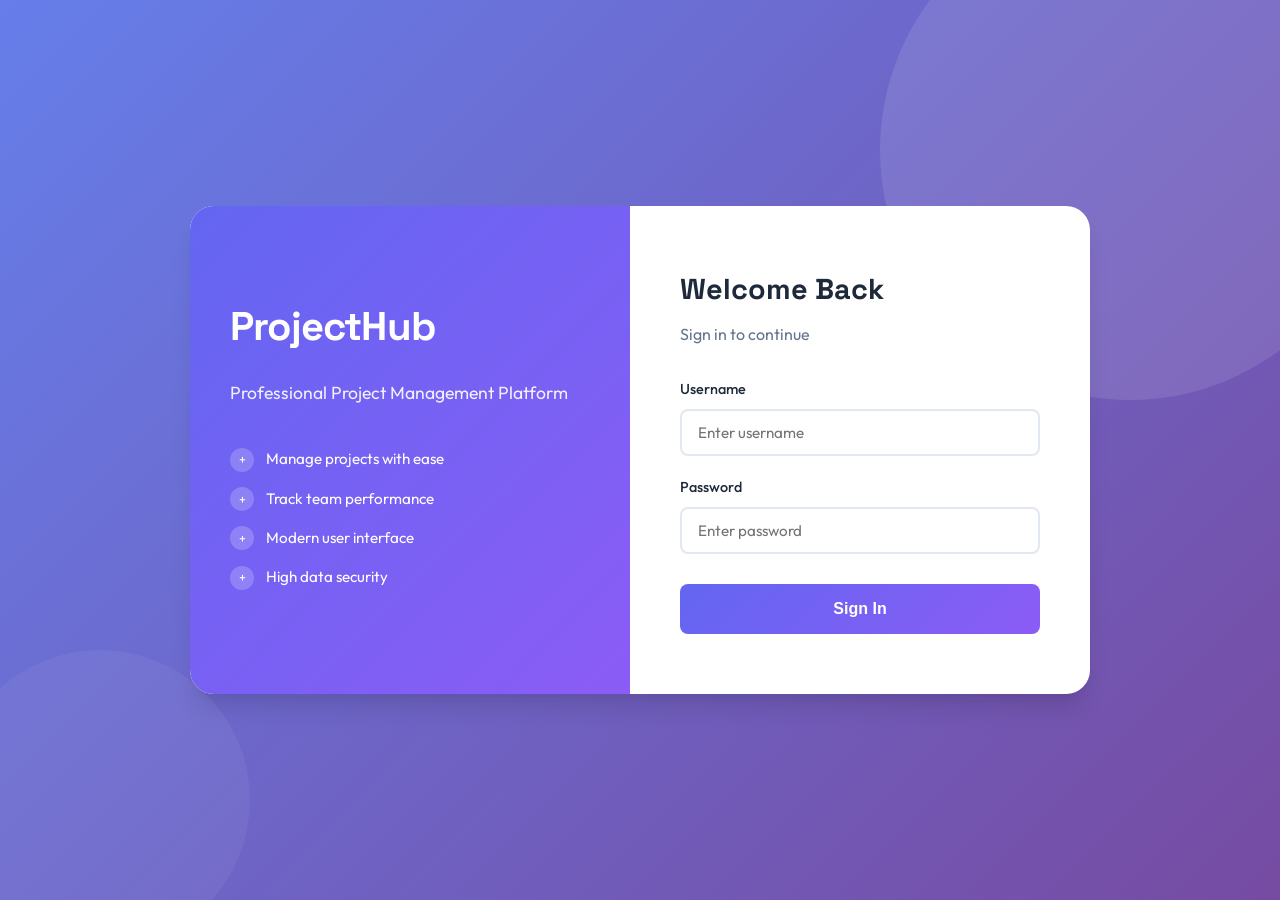
<file: Week3/ProjectHub/frontend/index.html>
<!DOCTYPE html>
<html lang="en" dir="ltr">

<head>
    <meta charset="UTF-8">
    <meta http-equiv="X-UA-Compatible" content="IE=edge">
    <meta name="viewport" content="width=device-width, initial-scale=1.0">
    <title>ProjectHub - Login</title>
    <link rel="stylesheet" href="css/style.css">
</head>

<body>
    <div class="login-page">
        <div class="login-container">
            <div class="login-branding">
                <h1>ProjectHub</h1>
                <p>Professional Project Management Platform</p>
                <ul class="brand-features">
                    <li>Manage projects with ease</li>
                    <li>Track team performance</li>
                    <li>Modern user interface</li>
                    <li>High data security</li>
                </ul>
            </div>
            <div class="login-form-section">
                <h2>Welcome Back</h2>
                <p>Sign in to continue</p>
                <div class="login-error" id="loginError"></div>
                <form id="loginForm">
                    <div class="form-group">
                        <label>Username</label>
                        <input type="text" id="username" placeholder="Enter username" required>
                    </div>
                    <div class="form-group">
                        <label>Password</label>
                        <input type="password" id="password" placeholder="Enter password" required>
                    </div>
                    <button type="submit" class="btn-login">
                        <span>Sign In</span>
                    </button>
                </form>
            </div>
        </div>
    </div>

    <div class="toast-container" id="toastContainer"></div>

    <script src="js/config.js"></script>
    <script src="js/api.js"></script>
    <script src="js/login.js"></script>
</body>

</html>
</file>
<file: Week3/ProjectHub/frontend/css/style.css>
/* ProjectHub - Professional CSS */
@import url('https://fonts.googleapis.com/css2?family=Outfit:wght@300;400;500;600;700&family=Space+Grotesk:wght@400;500;600;700&display=swap');

:root {
    --primary: #6366f1;
    --primary-hover: #4f46e5;
    --primary-light: #e0e7ff;
    --secondary: #f59e0b;
    --success: #10b981;
    --danger: #ef4444;
    --warning: #f59e0b;
    --info: #3b82f6;
    
    --bg: #f8fafc;
    --bg-dark: #0f172a;
    --sidebar: #1e293b;
    --card-bg: #ffffff;
    
    --text-main: #1e293b;
    --text-muted: #64748b;
    --text-light: #94a3b8;
    
    --border: #e2e8f0;
    --border-light: #f1f5f9;
    
    --shadow-sm: 0 1px 2px rgba(0,0,0,0.05);
    --shadow: 0 4px 6px -1px rgba(0,0,0,0.1), 0 2px 4px -1px rgba(0,0,0,0.06);
    --shadow-lg: 0 10px 15px -3px rgba(0,0,0,0.1), 0 4px 6px -2px rgba(0,0,0,0.05);
    --shadow-xl: 0 20px 25px -5px rgba(0,0,0,0.1), 0 10px 10px -5px rgba(0,0,0,0.04);
    
    --radius-sm: 8px;
    --radius: 12px;
    --radius-lg: 16px;
    --radius-xl: 24px;
    
    --font-primary: 'Outfit', sans-serif;
    --font-display: 'Space Grotesk', sans-serif;
}

* {
    margin: 0;
    padding: 0;
    box-sizing: border-box;
}

body {
    font-family: var(--font-primary);
    background: var(--bg);
    color: var(--text-main);
    line-height: 1.6;
    min-height: 100vh;
}

/* Scrollbar Styling */
::-webkit-scrollbar { width: 8px; height: 8px; }
::-webkit-scrollbar-track { background: var(--bg); }
::-webkit-scrollbar-thumb { background: var(--text-light); border-radius: 4px; }
::-webkit-scrollbar-thumb:hover { background: var(--text-muted); }

/* ===== LOGIN PAGE ===== */
.login-page {
    min-height: 100vh;
    display: flex;
    align-items: center;
    justify-content: center;
    background: linear-gradient(135deg, #667eea 0%, #764ba2 100%);
    position: relative;
    overflow: hidden;
}

.login-page::before {
    content: '';
    position: absolute;
    width: 500px;
    height: 500px;
    background: rgba(255,255,255,0.1);
    border-radius: 50%;
    top: -100px;
    right: -100px;
    animation: float 6s ease-in-out infinite;
}

.login-page::after {
    content: '';
    position: absolute;
    width: 300px;
    height: 300px;
    background: rgba(255,255,255,0.05);
    border-radius: 50%;
    bottom: -50px;
    left: -50px;
    animation: float 8s ease-in-out infinite reverse;
}

@keyframes float {
    0%, 100% { transform: translateY(0) rotate(0deg); }
    50% { transform: translateY(-20px) rotate(5deg); }
}

.login-container {
    display: flex;
    width: 900px;
    max-width: 95%;
    background: white;
    border-radius: var(--radius-xl);
    box-shadow: var(--shadow-xl);
    overflow: hidden;
    position: relative;
    z-index: 1;
    animation: slideUp 0.6s ease-out;
}

@keyframes slideUp {
    from { opacity: 0; transform: translateY(30px); }
    to { opacity: 1; transform: translateY(0); }
}

.login-branding {
    flex: 1;
    background: linear-gradient(135deg, var(--primary) 0%, #8b5cf6 100%);
    padding: 60px 40px;
    display: flex;
    flex-direction: column;
    justify-content: center;
    color: white;
}

.login-branding h1 {
    font-family: var(--font-display);
    font-size: 2.5rem;
    font-weight: 700;
    margin-bottom: 20px;
    letter-spacing: -0.02em;
}

.login-branding p {
    font-size: 1.1rem;
    opacity: 0.9;
    margin-bottom: 40px;
}

.brand-features {
    list-style: none;
}

.brand-features li {
    display: flex;
    align-items: center;
    margin-bottom: 15px;
    font-size: 0.95rem;
}

.brand-features li::before {
    content: '+';
    display: inline-flex;
    align-items: center;
    justify-content: center;
    width: 24px;
    height: 24px;
    background: rgba(255,255,255,0.2);
    border-radius: 50%;
    margin-right: 12px;
    font-size: 0.8rem;
}

.login-form-section {
    flex: 1;
    padding: 60px 50px;
    display: flex;
    flex-direction: column;
    justify-content: center;
}

.login-form-section h2 {
    font-family: var(--font-display);
    font-size: 1.8rem;
    margin-bottom: 10px;
    color: var(--text-main);
}

.login-form-section p {
    color: var(--text-muted);
    margin-bottom: 30px;
}

.login-form-section .form-group {
    margin-bottom: 20px;
}

.login-form-section label {
    display: block;
    font-weight: 500;
    margin-bottom: 8px;
    color: var(--text-main);
    font-size: 0.9rem;
}

.login-form-section input {
    width: 100%;
    padding: 14px 16px;
    border: 2px solid var(--border);
    border-radius: var(--radius-sm);
    font-size: 1rem;
    font-family: var(--font-primary);
    transition: all 0.3s ease;
}

.login-form-section input:focus {
    outline: none;
    border-color: var(--primary);
    box-shadow: 0 0 0 4px var(--primary-light);
}

.login-form-section .btn-login {
    width: 100%;
    padding: 16px;
    background: linear-gradient(135deg, var(--primary) 0%, #8b5cf6 100%);
    color: white;
    border: none;
    border-radius: var(--radius-sm);
    font-size: 1rem;
    font-weight: 600;
    cursor: pointer;
    transition: all 0.3s ease;
    margin-top: 10px;
}

.login-form-section .btn-login:hover {
    transform: translateY(-2px);
    box-shadow: 0 10px 20px rgba(99, 102, 241, 0.3);
}

.login-form-section .btn-login:active {
    transform: translateY(0);
}

.login-error {
    background: #fef2f2;
    border: 1px solid #fecaca;
    color: var(--danger);
    padding: 12px 16px;
    border-radius: var(--radius-sm);
    margin-bottom: 20px;
    font-size: 0.9rem;
    display: none;
}

.login-error.show {
    display: block;
    animation: shake 0.5s ease;
}

@keyframes shake {
    0%, 100% { transform: translateX(0); }
    25% { transform: translateX(-5px); }
    75% { transform: translateX(5px); }
}

/* ===== MAIN LAYOUT ===== */
.app-container {
    display: flex;
    min-height: 100vh;
}

/* Sidebar */
.sidebar {
    width: 280px;
    background: var(--sidebar);
    color: white;
    padding: 30px 20px;
    position: fixed;
    height: 100vh;
    overflow-y: auto;
    display: flex;
    flex-direction: column;
}

.sidebar-brand {
    display: flex;
    align-items: center;
    gap: 12px;
    margin-bottom: 40px;
    padding: 0 10px;
}

.sidebar-brand .logo {
    width: 45px;
    height: 45px;
    background: linear-gradient(135deg, var(--primary) 0%, #8b5cf6 100%);
    border-radius: var(--radius-sm);
    display: flex;
    align-items: center;
    justify-content: center;
    font-size: 1.5rem;
    font-weight: 700;
    color: white;
}

.sidebar-brand h1 {
    font-family: var(--font-display);
    font-size: 1.5rem;
    font-weight: 700;
    background: linear-gradient(135deg, #818cf8 0%, #c4b5fd 100%);
    background-clip: text;
    -webkit-background-clip: text;
    -webkit-text-fill-color: transparent;
}

.sidebar-nav {
    flex: 1;
}

.sidebar-nav a {
    display: flex;
    align-items: center;
    gap: 12px;
    color: #94a3b8;
    padding: 14px 16px;
    text-decoration: none;
    border-radius: var(--radius-sm);
    transition: all 0.3s ease;
    margin-bottom: 8px;
    font-weight: 500;
}

.sidebar-nav a:hover {
    background: rgba(255,255,255,0.05);
    color: white;
}

.sidebar-nav a.active {
    background: linear-gradient(135deg, var(--primary) 0%, #8b5cf6 100%);
    color: white;
    box-shadow: 0 4px 15px rgba(99, 102, 241, 0.4);
}

.sidebar-nav a .icon {
    width: 22px;
    text-align: center;
    font-weight: 600;
}

.sidebar-divider {
    border: none;
    border-top: 1px solid rgba(255,255,255,0.1);
    margin: 20px 0;
}

.sidebar-footer {
    padding: 20px 10px;
}

.user-info {
    display: flex;
    align-items: center;
    gap: 12px;
    padding: 12px;
    background: rgba(255,255,255,0.05);
    border-radius: var(--radius-sm);
    margin-bottom: 15px;
}

.user-info .avatar {
    width: 40px;
    height: 40px;
    background: linear-gradient(135deg, var(--primary) 0%, #8b5cf6 100%);
    border-radius: 50%;
    display: flex;
    align-items: center;
    justify-content: center;
    font-weight: 600;
}

.user-info .details {
    flex: 1;
}

.user-info .name {
    font-weight: 600;
    font-size: 0.9rem;
}

.user-info .role {
    font-size: 0.75rem;
    color: var(--text-light);
}

.btn-logout {
    width: 100%;
    display: flex;
    align-items: center;
    justify-content: center;
    gap: 8px;
    padding: 12px;
    background: rgba(239, 68, 68, 0.1);
    color: #fca5a5;
    border: 1px solid rgba(239, 68, 68, 0.2);
    border-radius: var(--radius-sm);
    cursor: pointer;
    transition: all 0.3s ease;
    font-family: var(--font-primary);
    font-size: 0.9rem;
}

.btn-logout:hover {
    background: rgba(239, 68, 68, 0.2);
    color: white;
}

/* Main Content */
.main-content {
    flex: 1;
    margin-left: 280px;
    padding: 30px 40px;
    background: var(--bg);
}

/* Page Header */
.page-header {
    display: flex;
    justify-content: space-between;
    align-items: center;
    margin-bottom: 30px;
}

.page-title {
    font-family: var(--font-display);
    font-size: 2rem;
    font-weight: 700;
    color: var(--text-main);
}

.page-subtitle {
    color: var(--text-muted);
    margin-top: 5px;
    font-size: 0.95rem;
}

/* Buttons */
.btn {
    display: inline-flex;
    align-items: center;
    gap: 8px;
    padding: 12px 24px;
    border: none;
    border-radius: var(--radius-sm);
    font-family: var(--font-primary);
    font-size: 0.95rem;
    font-weight: 600;
    cursor: pointer;
    transition: all 0.3s ease;
}

.btn-primary {
    background: linear-gradient(135deg, var(--primary) 0%, #8b5cf6 100%);
    color: white;
    box-shadow: 0 4px 15px rgba(99, 102, 241, 0.3);
}

.btn-primary:hover {
    transform: translateY(-2px);
    box-shadow: 0 6px 20px rgba(99, 102, 241, 0.4);
}

.btn-secondary {
    background: white;
    color: var(--text-main);
    border: 2px solid var(--border);
}

.btn-secondary:hover {
    background: var(--bg);
    border-color: var(--text-muted);
}

.btn-danger {
    background: linear-gradient(135deg, var(--danger) 0%, #dc2626 100%);
    color: white;
}

.btn-danger:hover {
    box-shadow: 0 4px 15px rgba(239, 68, 68, 0.3);
}

.btn-success {
    background: linear-gradient(135deg, var(--success) 0%, #059669 100%);
    color: white;
}

.btn-sm {
    padding: 8px 16px;
    font-size: 0.85rem;
}

.btn-icon {
    width: 36px;
    height: 36px;
    padding: 0;
    display: inline-flex;
    align-items: center;
    justify-content: center;
    border-radius: var(--radius-sm);
    background: var(--bg);
    color: var(--text-muted);
    border: 1px solid var(--border);
    font-weight: 600;
    cursor: pointer;
    transition: all 0.3s ease;
}

.btn-icon:hover {
    background: var(--primary-light);
    color: var(--primary);
    border-color: var(--primary);
}

.btn-icon.danger:hover {
    background: #fef2f2;
    color: var(--danger);
    border-color: var(--danger);
}

/* ===== DASHBOARD ===== */
.dashboard-stats {
    display: grid;
    grid-template-columns: repeat(auto-fit, minmax(250px, 1fr));
    gap: 24px;
    margin-bottom: 40px;
}

.stat-card {
    background: white;
    padding: 28px;
    border-radius: var(--radius);
    box-shadow: var(--shadow);
    display: flex;
    align-items: center;
    gap: 20px;
    transition: all 0.3s ease;
    position: relative;
    overflow: hidden;
}

.stat-card::before {
    content: '';
    position: absolute;
    top: 0;
    left: 0;
    width: 4px;
    height: 100%;
    background: var(--primary);
}

.stat-card:hover {
    transform: translateY(-5px);
    box-shadow: var(--shadow-lg);
}

.stat-card.projects::before { background: var(--primary); }
.stat-card.tasks::before { background: var(--secondary); }
.stat-card.users::before { background: var(--success); }
.stat-card.pending::before { background: var(--danger); }

.stat-icon {
    width: 60px;
    height: 60px;
    border-radius: var(--radius);
    display: flex;
    align-items: center;
    justify-content: center;
    font-size: 1.8rem;
    font-weight: 700;
}

.stat-card.projects .stat-icon {
    background: var(--primary-light);
    color: var(--primary);
}

.stat-card.tasks .stat-icon {
    background: #fef3c7;
    color: var(--secondary);
}

.stat-card.users .stat-icon {
    background: #d1fae5;
    color: var(--success);
}

.stat-card.pending .stat-icon {
    background: #fee2e2;
    color: var(--danger);
}

.stat-info h3 {
    font-size: 2rem;
    font-weight: 700;
    color: var(--text-main);
    line-height: 1;
    margin-bottom: 5px;
}

.stat-info p {
    color: var(--text-muted);
    font-size: 0.9rem;
}

/* Stat Trend */
.stat-trend {
    position: absolute;
    top: 16px;
    right: 16px;
    font-size: 0.75rem;
    font-weight: 600;
    padding: 4px 8px;
    border-radius: 12px;
}

.stat-trend-up {
    background: #d1fae5;
    color: #059669;
}

.stat-trend-down {
    background: #fee2e2;
    color: #dc2626;
}

/* Quick Actions Section */
.quick-actions-section {
    margin: 24px 0 30px;
}

.quick-actions-section h3 {
    font-family: var(--font-display);
    font-size: 1.1rem;
    font-weight: 600;
    margin-bottom: 16px;
    color: var(--text-main);
}

.quick-actions-grid {
    display: grid;
    grid-template-columns: repeat(auto-fit, minmax(180px, 1fr));
    gap: 16px;
}

.quick-action {
    background: white;
    padding: 20px;
    border-radius: var(--radius);
    box-shadow: var(--shadow-sm);
    display: flex;
    align-items: center;
    gap: 12px;
    cursor: pointer;
    transition: all 0.3s ease;
    border: 1px solid transparent;
    text-decoration: none;
}

.quick-action:hover {
    box-shadow: var(--shadow);
    border-color: var(--primary-light);
    transform: translateY(-2px);
}

.quick-action-icon {
    width: 40px;
    height: 40px;
    border-radius: var(--radius-sm);
    background: var(--primary-light);
    color: var(--primary);
    display: flex;
    align-items: center;
    justify-content: center;
    font-size: 1.2rem;
    flex-shrink: 0;
}

.quick-action span {
    font-weight: 500;
    color: var(--text-main);
}

/* Page Actions */
.page-actions {
    display: flex;
    gap: 12px;
}

/* Toast Close Button */
.toast-close {
    background: none;
    border: none;
    color: var(--text-muted);
    cursor: pointer;
    font-size: 1.2rem;
    padding: 0;
    margin-left: 8px;
    opacity: 0.7;
    transition: opacity 0.2s;
}

.toast-close:hover {
    opacity: 1;
}

/* Loading Container */
.loading-container {
    display: flex;
    flex-direction: column;
    align-items: center;
    justify-content: center;
    padding: 40px;
    gap: 16px;
}

.loading-container p {
    color: var(--text-muted);
    font-size: 0.9rem;
}

/* Dashboard Grid */
.dashboard-grid {
    display: grid;
    grid-template-columns: 2fr 1fr;
    gap: 24px;
}

.dashboard-card {
    background: white;
    border-radius: var(--radius);
    box-shadow: var(--shadow);
    overflow: hidden;
}

.dashboard-card-header {
    padding: 20px 24px;
    border-bottom: 1px solid var(--border);
    display: flex;
    justify-content: space-between;
    align-items: center;
}

.dashboard-card-header h3 {
    font-family: var(--font-display);
    font-size: 1.1rem;
    font-weight: 600;
}

.dashboard-card-body {
    padding: 24px;
}

/* Recent Items */
.recent-list {
    list-style: none;
}

.recent-item {
    display: flex;
    align-items: center;
    gap: 16px;
    padding: 16px 0;
    border-bottom: 1px solid var(--border-light);
}

.recent-item:last-child {
    border-bottom: none;
}

.recent-item-icon {
    width: 44px;
    height: 44px;
    border-radius: var(--radius-sm);
    display: flex;
    align-items: center;
    justify-content: center;
    font-size: 1.2rem;
    font-weight: 600;
}

.recent-item-icon.project {
    background: var(--primary-light);
    color: var(--primary);
}

.recent-item-icon.task {
    background: #fef3c7;
    color: var(--secondary);
}

.recent-item-info {
    flex: 1;
}

.recent-item-title {
    font-weight: 600;
    color: var(--text-main);
    margin-bottom: 3px;
}

.recent-item-meta {
    font-size: 0.85rem;
    color: var(--text-muted);
}

/* Activity List */
.activity-list {
    list-style: none;
}

.activity-item {
    display: flex;
    gap: 12px;
    padding: 14px 0;
    border-bottom: 1px solid var(--border-light);
    font-size: 0.9rem;
}

.activity-item:last-child {
    border-bottom: none;
}

.activity-dot {
    width: 10px;
    height: 10px;
    border-radius: 50%;
    margin-top: 6px;
    flex-shrink: 0;
}

.activity-dot.green { background: var(--success); }
.activity-dot.yellow { background: var(--warning); }
.activity-dot.red { background: var(--danger); }
.activity-dot.blue { background: var(--info); }

.activity-text {
    color: var(--text-muted);
}

.activity-text strong {
    color: var(--text-main);
}

.activity-time {
    font-size: 0.8rem;
    color: var(--text-light);
    margin-top: 4px;
}

/* ===== CARDS & GRIDS ===== */
.content-grid {
    display: grid;
    grid-template-columns: repeat(auto-fill, minmax(340px, 1fr));
    gap: 24px;
}

/* Project Card */
.project-card {
    background: white;
    border-radius: var(--radius);
    box-shadow: var(--shadow);
    overflow: hidden;
    transition: all 0.3s ease;
    border: 1px solid transparent;
}

.project-card:hover {
    transform: translateY(-5px);
    box-shadow: var(--shadow-lg);
    border-color: var(--primary-light);
}

.project-card-header {
    padding: 24px 24px 0;
    display: flex;
    justify-content: space-between;
    align-items: flex-start;
}

.project-card-badge {
    padding: 6px 12px;
    border-radius: 20px;
    font-size: 0.75rem;
    font-weight: 600;
    text-transform: uppercase;
    letter-spacing: 0.5px;
}

.badge-active {
    background: #d1fae5;
    color: #059669;
}

.badge-pending {
    background: #fef3c7;
    color: #d97706;
}

.badge-completed {
    background: var(--primary-light);
    color: var(--primary);
}

.project-card-body {
    padding: 20px 24px;
}

.project-card-title {
    font-family: var(--font-display);
    font-size: 1.25rem;
    font-weight: 600;
    color: var(--text-main);
    margin-bottom: 10px;
}

.project-card-desc {
    color: var(--text-muted);
    font-size: 0.9rem;
    line-height: 1.6;
    margin-bottom: 20px;
}

.project-card-meta {
    display: flex;
    gap: 20px;
    padding-top: 16px;
    border-top: 1px solid var(--border-light);
}

.meta-item {
    display: flex;
    align-items: center;
    gap: 8px;
    font-size: 0.85rem;
    color: var(--text-muted);
}

.meta-item .icon {
    width: 20px;
    text-align: center;
}

.project-card-footer {
    padding: 16px 24px;
    background: var(--bg);
    display: flex;
    justify-content: space-between;
    align-items: center;
}

.project-owner {
    display: flex;
    align-items: center;
    gap: 10px;
}

.project-owner-avatar {
    width: 32px;
    height: 32px;
    border-radius: 50%;
    background: linear-gradient(135deg, var(--primary) 0%, #8b5cf6 100%);
    display: flex;
    align-items: center;
    justify-content: center;
    color: white;
    font-weight: 600;
    font-size: 0.8rem;
}

.project-owner-name {
    font-size: 0.85rem;
    color: var(--text-muted);
}

.project-actions {
    display: flex;
    gap: 8px;
}

/* ===== TASKS ===== */
.task-list {
    display: flex;
    flex-direction: column;
    gap: 16px;
}

.task-card {
    background: white;
    border-radius: var(--radius);
    box-shadow: var(--shadow-sm);
    padding: 20px 24px;
    display: flex;
    align-items: center;
    gap: 20px;
    transition: all 0.3s ease;
    border: 1px solid transparent;
}

.task-card:hover {
    box-shadow: var(--shadow);
    border-color: var(--primary-light);
}

.task-checkbox {
    width: 24px;
    height: 24px;
    border: 2px solid var(--border);
    border-radius: 6px;
    cursor: pointer;
    display: flex;
    align-items: center;
    justify-content: center;
    transition: all 0.3s ease;
    flex-shrink: 0;
}

.task-checkbox:hover {
    border-color: var(--primary);
}

.task-checkbox.completed {
    background: var(--success);
    border-color: var(--success);
    color: white;
}

.task-content {
    flex: 1;
}

.task-title {
    font-weight: 600;
    color: var(--text-main);
    margin-bottom: 5px;
}

.task-title.completed {
    text-decoration: line-through;
    color: var(--text-muted);
}

.task-meta {
    display: flex;
    gap: 20px;
    font-size: 0.85rem;
    color: var(--text-muted);
}

.task-status {
    padding: 4px 12px;
    border-radius: 20px;
    font-size: 0.75rem;
    font-weight: 600;
    text-transform: uppercase;
}

.status-pending {
    background: #fef3c7;
    color: #d97706;
}

.status-progress {
    background: var(--primary-light);
    color: var(--primary);
}

.status-completed {
    background: #d1fae5;
    color: #059669;
}

.task-actions {
    display: flex;
    gap: 8px;
}

/* ===== USERS TABLE ===== */
.table-container {
    background: white;
    border-radius: var(--radius);
    box-shadow: var(--shadow);
    overflow: hidden;
}

.data-table {
    width: 100%;
    border-collapse: collapse;
}

.data-table th,
.data-table td {
    padding: 16px 24px;
    text-align: left;
}

.data-table th {
    background: var(--bg);
    font-weight: 600;
    color: var(--text-muted);
    font-size: 0.85rem;
    text-transform: uppercase;
    letter-spacing: 0.5px;
    border-bottom: 1px solid var(--border);
}

.data-table td {
    border-bottom: 1px solid var(--border-light);
}

.data-table tr:hover td {
    background: var(--bg);
}

.data-table tr:last-child td {
    border-bottom: none;
}

.user-cell {
    display: flex;
    align-items: center;
    gap: 12px;
}

.user-avatar {
    width: 40px;
    height: 40px;
    border-radius: 50%;
    background: linear-gradient(135deg, var(--primary) 0%, #8b5cf6 100%);
    display: flex;
    align-items: center;
    justify-content: center;
    color: white;
    font-weight: 600;
    font-size: 0.9rem;
}

.user-details h4 {
    font-weight: 600;
    color: var(--text-main);
    margin-bottom: 2px;
}

.user-details span {
    font-size: 0.8rem;
    color: var(--text-muted);
}

.status-badge {
    display: inline-flex;
    align-items: center;
    gap: 6px;
    padding: 6px 12px;
    border-radius: 20px;
    font-size: 0.8rem;
    font-weight: 500;
}

.status-badge.active {
    background: #d1fae5;
    color: #059669;
}

.status-badge.inactive {
    background: #f1f5f9;
    color: var(--text-muted);
}

.status-badge::before {
    content: '';
    width: 8px;
    height: 8px;
    border-radius: 50%;
    background: currentColor;
}

/* ===== MODALS ===== */
.modal-overlay {
    position: fixed;
    top: 0;
    left: 0;
    width: 100%;
    height: 100%;
    background: rgba(0, 0, 0, 0.5);
    backdrop-filter: blur(4px);
    display: flex;
    align-items: center;
    justify-content: center;
    z-index: 1000;
    opacity: 0;
    visibility: hidden;
    transition: all 0.3s ease;
}

.modal-overlay.show {
    opacity: 1;
    visibility: visible;
}

.modal {
    background: white;
    border-radius: var(--radius-lg);
    box-shadow: var(--shadow-xl);
    width: 100%;
    max-width: 550px;
    max-height: 90vh;
    overflow-y: auto;
    transform: scale(0.9) translateY(20px);
    transition: all 0.3s ease;
}

.modal-overlay.show .modal {
    transform: scale(1) translateY(0);
}

.modal-header {
    padding: 24px 28px;
    border-bottom: 1px solid var(--border);
    display: flex;
    justify-content: space-between;
    align-items: center;
}

.modal-header h3 {
    font-family: var(--font-display);
    font-size: 1.3rem;
    font-weight: 600;
}

.modal-close {
    width: 36px;
    height: 36px;
    border: none;
    background: var(--bg);
    border-radius: var(--radius-sm);
    cursor: pointer;
    display: flex;
    align-items: center;
    justify-content: center;
    font-size: 1.2rem;
    color: var(--text-muted);
    transition: all 0.3s ease;
}

.modal-close:hover {
    background: #fee2e2;
    color: var(--danger);
}

.modal-body {
    padding: 28px;
}

.modal-footer {
    padding: 20px 28px;
    border-top: 1px solid var(--border);
    display: flex;
    justify-content: flex-end;
    gap: 12px;
}

/* Forms */
.form-group {
    margin-bottom: 20px;
}

.form-group label {
    display: block;
    font-weight: 500;
    margin-bottom: 8px;
    color: var(--text-main);
    font-size: 0.9rem;
}

.form-group input,
.form-group select,
.form-group textarea {
    width: 100%;
    padding: 12px 16px;
    border: 2px solid var(--border);
    border-radius: var(--radius-sm);
    font-size: 0.95rem;
    font-family: var(--font-primary);
    transition: all 0.3s ease;
    background: white;
}

.form-group input:focus,
.form-group select:focus,
.form-group textarea:focus {
    outline: none;
    border-color: var(--primary);
    box-shadow: 0 0 0 4px var(--primary-light);
}

.form-group textarea {
    min-height: 100px;
    resize: vertical;
}

.form-row {
    display: grid;
    grid-template-columns: 1fr 1fr;
    gap: 16px;
}

/* ===== TOAST NOTIFICATIONS ===== */
.toast-container {
    position: fixed;
    top: 24px;
    left: 50%;
    transform: translateX(-50%);
    z-index: 2000;
    display: flex;
    flex-direction: column;
    gap: 12px;
}

.toast {
    padding: 16px 24px;
    border-radius: var(--radius-sm);
    background: white;
    box-shadow: var(--shadow-lg);
    display: flex;
    align-items: center;
    gap: 12px;
    min-width: 300px;
    animation: slideIn 0.3s ease;
}

@keyframes slideIn {
    from {
        opacity: 0;
        transform: translateY(-20px);
    }
    to {
        opacity: 1;
        transform: translateY(0);
    }
}

.toast.success {
    border-left: 4px solid var(--success);
}

.toast.error {
    border-left: 4px solid var(--danger);
}

.toast.warning {
    border-left: 4px solid var(--warning);
}

.toast.info {
    border-left: 4px solid var(--info);
}

.toast-icon {
    font-size: 1.3rem;
}

.toast.success .toast-icon { color: var(--success); }
.toast.error .toast-icon { color: var(--danger); }
.toast.warning .toast-icon { color: var(--warning); }
.toast.info .toast-icon { color: var(--info); }

.toast-message {
    flex: 1;
    font-weight: 500;
}

/* ===== LOADING ===== */
.loading-spinner {
    display: inline-block;
    width: 20px;
    height: 20px;
    border: 2px solid var(--border);
    border-radius: 50%;
    border-top-color: var(--primary);
    animation: spin 0.8s linear infinite;
}

@keyframes spin {
    to { transform: rotate(360deg); }
}

.loading-overlay {
    position: absolute;
    top: 0;
    left: 0;
    width: 100%;
    height: 100%;
    background: rgba(255,255,255,0.8);
    display: flex;
    align-items: center;
    justify-content: center;
    z-index: 10;
}

.loading-overlay .spinner {
    width: 40px;
    height: 40px;
    border: 3px solid var(--border);
    border-radius: 50%;
    border-top-color: var(--primary);
    animation: spin 0.8s linear infinite;
}

/* ===== EMPTY STATES ===== */
.empty-state {
    text-align: center;
    padding: 60px 40px;
}

.empty-state-icon {
    font-size: 4rem;
    margin-bottom: 20px;
    opacity: 0.3;
    font-weight: 700;
}

.empty-state h3 {
    font-family: var(--font-display);
    font-size: 1.3rem;
    color: var(--text-main);
    margin-bottom: 10px;
}

.empty-state p {
    color: var(--text-muted);
    margin-bottom: 24px;
}

/* ===== PROJECT DETAIL MODAL ===== */
.project-detail-modal {
    max-width: 700px;
}

.project-detail-header {
    display: flex;
    justify-content: space-between;
    align-items: flex-start;
    margin-bottom: 24px;
}

.project-detail-title {
    font-family: var(--font-display);
    font-size: 1.8rem;
    font-weight: 700;
    color: var(--text-main);
    margin-bottom: 8px;
}

.project-detail-desc {
    color: var(--text-muted);
    line-height: 1.7;
}

.project-detail-section {
    margin-bottom: 24px;
}

.project-detail-section h4 {
    font-size: 0.9rem;
    text-transform: uppercase;
    letter-spacing: 0.5px;
    color: var(--text-muted);
    margin-bottom: 12px;
}

.project-detail-owner {
    display: flex;
    align-items: center;
    gap: 16px;
    padding: 16px;
    background: var(--bg);
    border-radius: var(--radius-sm);
}

.project-tasks-list {
    list-style: none;
}

.project-task-item {
    display: flex;
    align-items: center;
    gap: 12px;
    padding: 12px;
    background: var(--bg);
    border-radius: var(--radius-sm);
    margin-bottom: 8px;
}

.project-task-item:last-child {
    margin-bottom: 0;
}

/* ===== CONFIRM DIALOG ===== */
.confirm-dialog {
    max-width: 480px;
    text-align: center;
    padding: 8px;
}

.confirm-dialog-icon {
    font-size: 3.5rem;
    margin-bottom: 16px;
    color: var(--danger);
    display: block;
}

.confirm-dialog h3 {
    font-family: var(--font-display);
    font-size: 1.5rem;
    font-weight: 700;
    margin-bottom: 24px;
    color: var(--text-main);
}

.confirm-dialog p {
    color: var(--text-muted);
    font-size: 1rem;
    line-height: 1.7;
    margin-bottom: 0;
    padding: 0 16px;
}

.confirm-text {
    font-size: 1.1rem;
    color: var(--text-main);
    margin-bottom: 16px !important;
}

.confirm-item-name {
    font-size: 1.3rem;
    font-weight: 700;
    color: var(--danger);
    margin-bottom: 16px !important;
    word-break: break-word;
}

.confirm-warning {
    font-size: 0.95rem;
    color: var(--text-muted);
    font-style: italic;
}

.confirm-dialog-buttons {
    display: flex;
    gap: 16px;
    justify-content: center;
    padding: 24px 16px 24px;
}

.confirm-dialog .btn {
    min-width: 120px;
    padding: 14px 28px;
}

/* ===== RESPONSIVE ===== */
@media (max-width: 1200px) {
    .dashboard-grid {
        grid-template-columns: 1fr;
    }
}

@media (max-width: 768px) {
    .sidebar {
        width: 80px;
        padding: 20px 10px;
    }
    
    .sidebar-brand h1,
    .sidebar-nav a span,
    .user-info .details,
    .btn-logout span {
        display: none;
    }
    
    .sidebar-brand {
        justify-content: center;
    }
    
    .sidebar-nav a {
        justify-content: center;
        padding: 12px;
    }
    
    .main-content {
        margin-left: 80px;
        padding: 20px;
    }
    
    .login-container {
        flex-direction: column;
    }
    
    .login-branding {
        padding: 40px 30px;
    }
    
    .login-form-section {
        padding: 40px 30px;
    }
    
    .content-grid {
        grid-template-columns: 1fr;
    }
    
    .page-header {
        flex-direction: column;
        gap: 16px;
        align-items: flex-start;
    }
}
</file>
